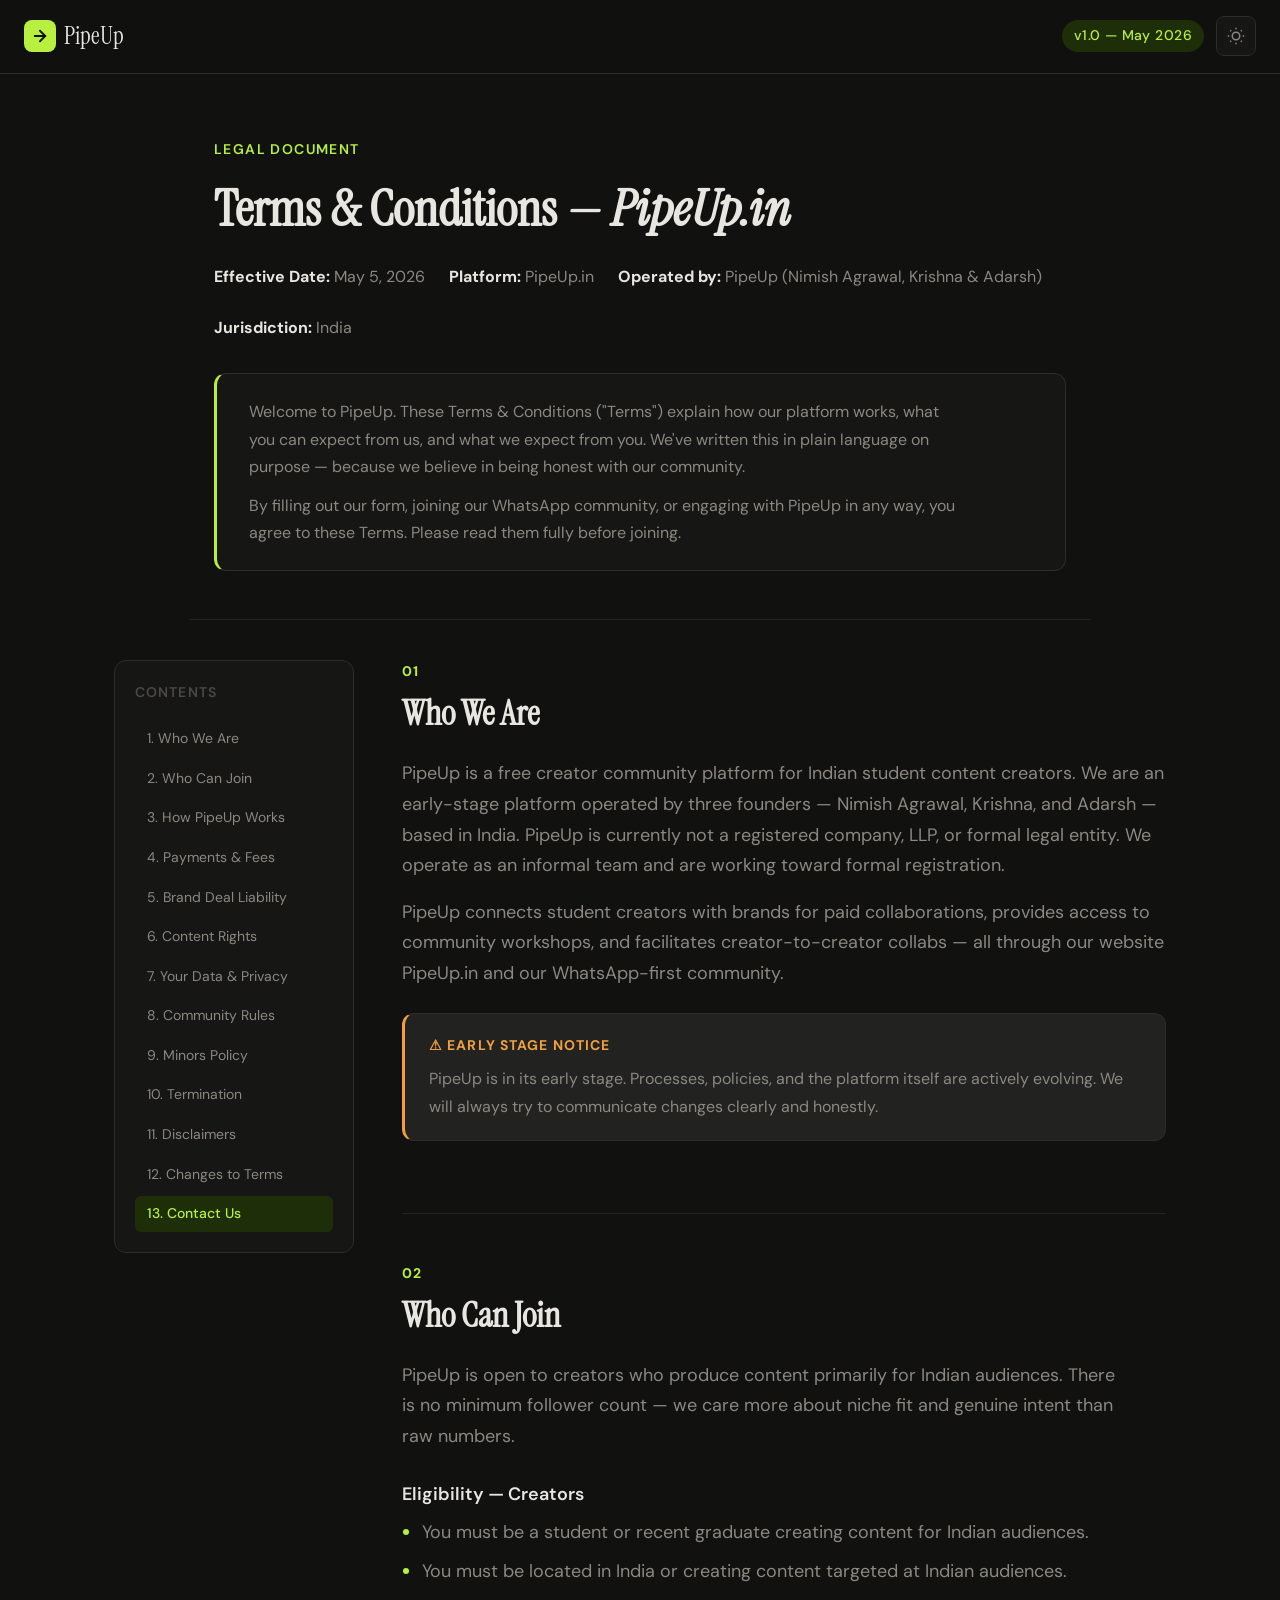
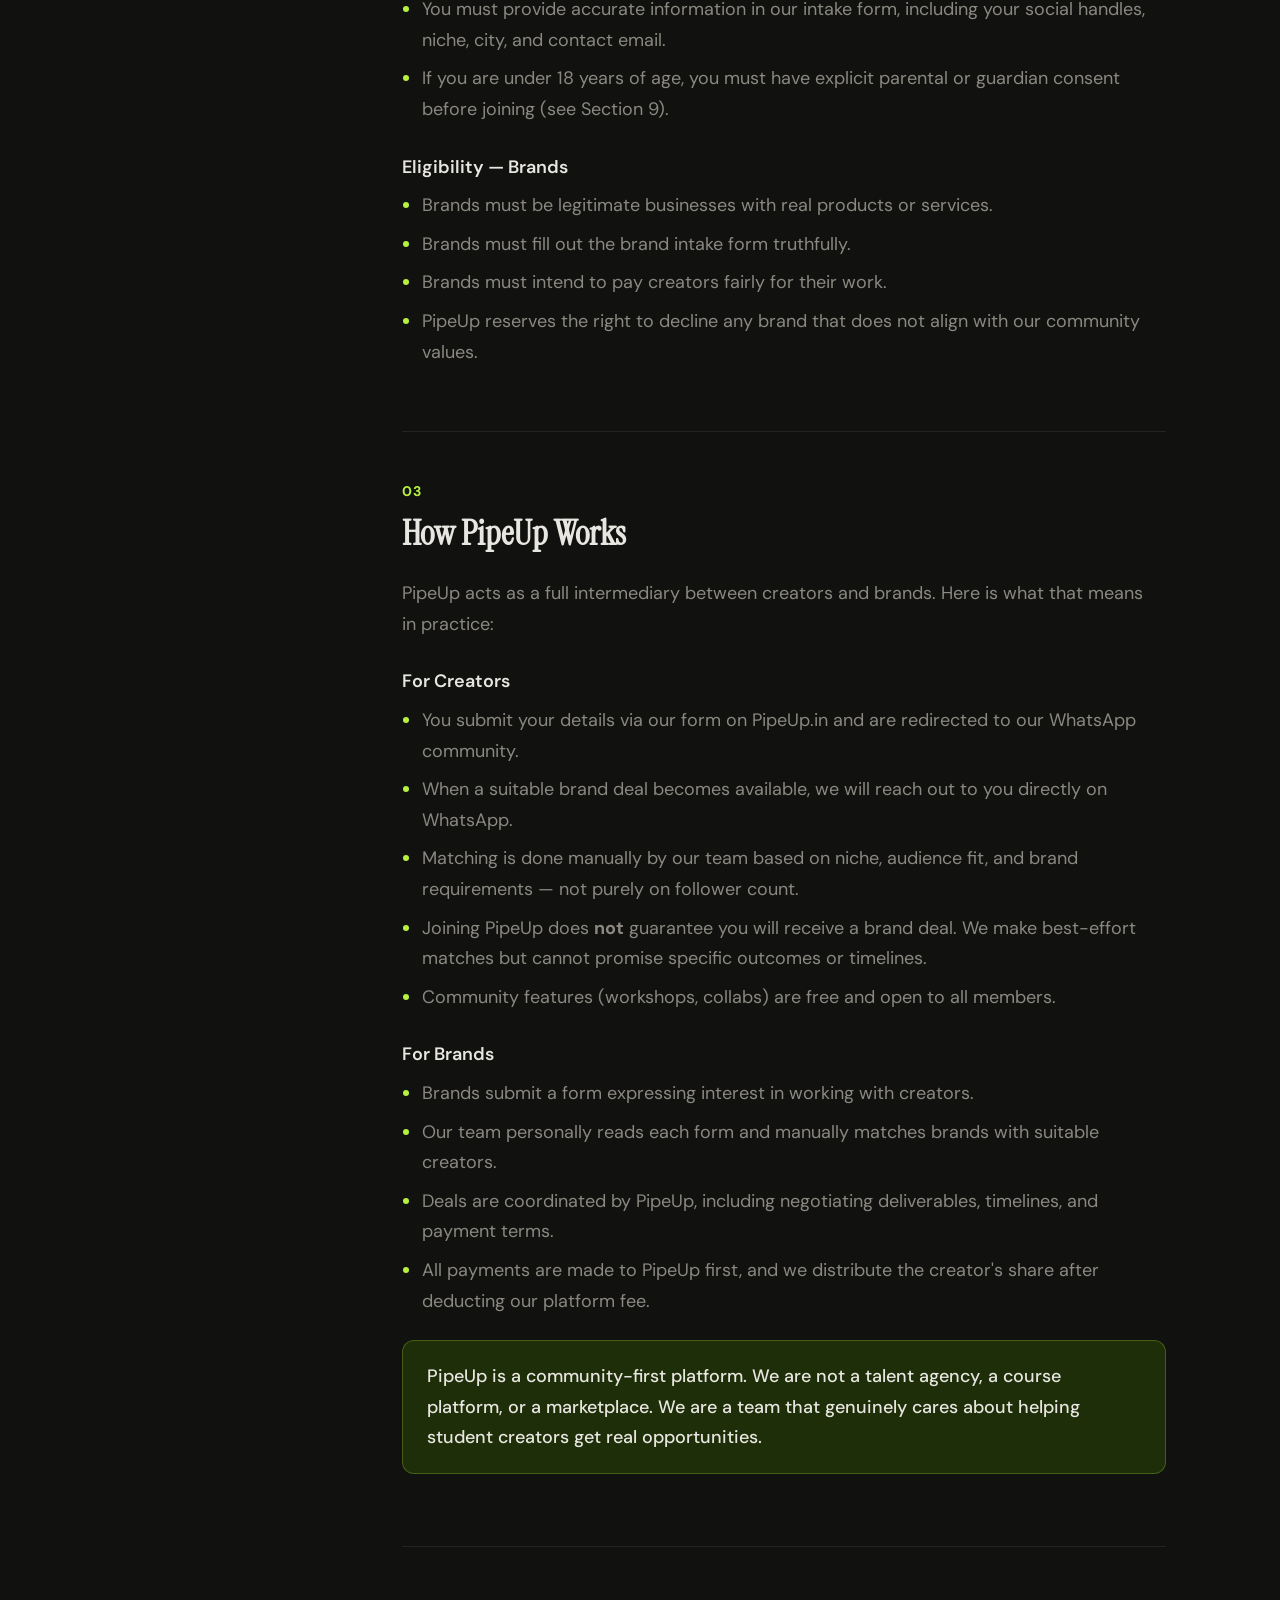
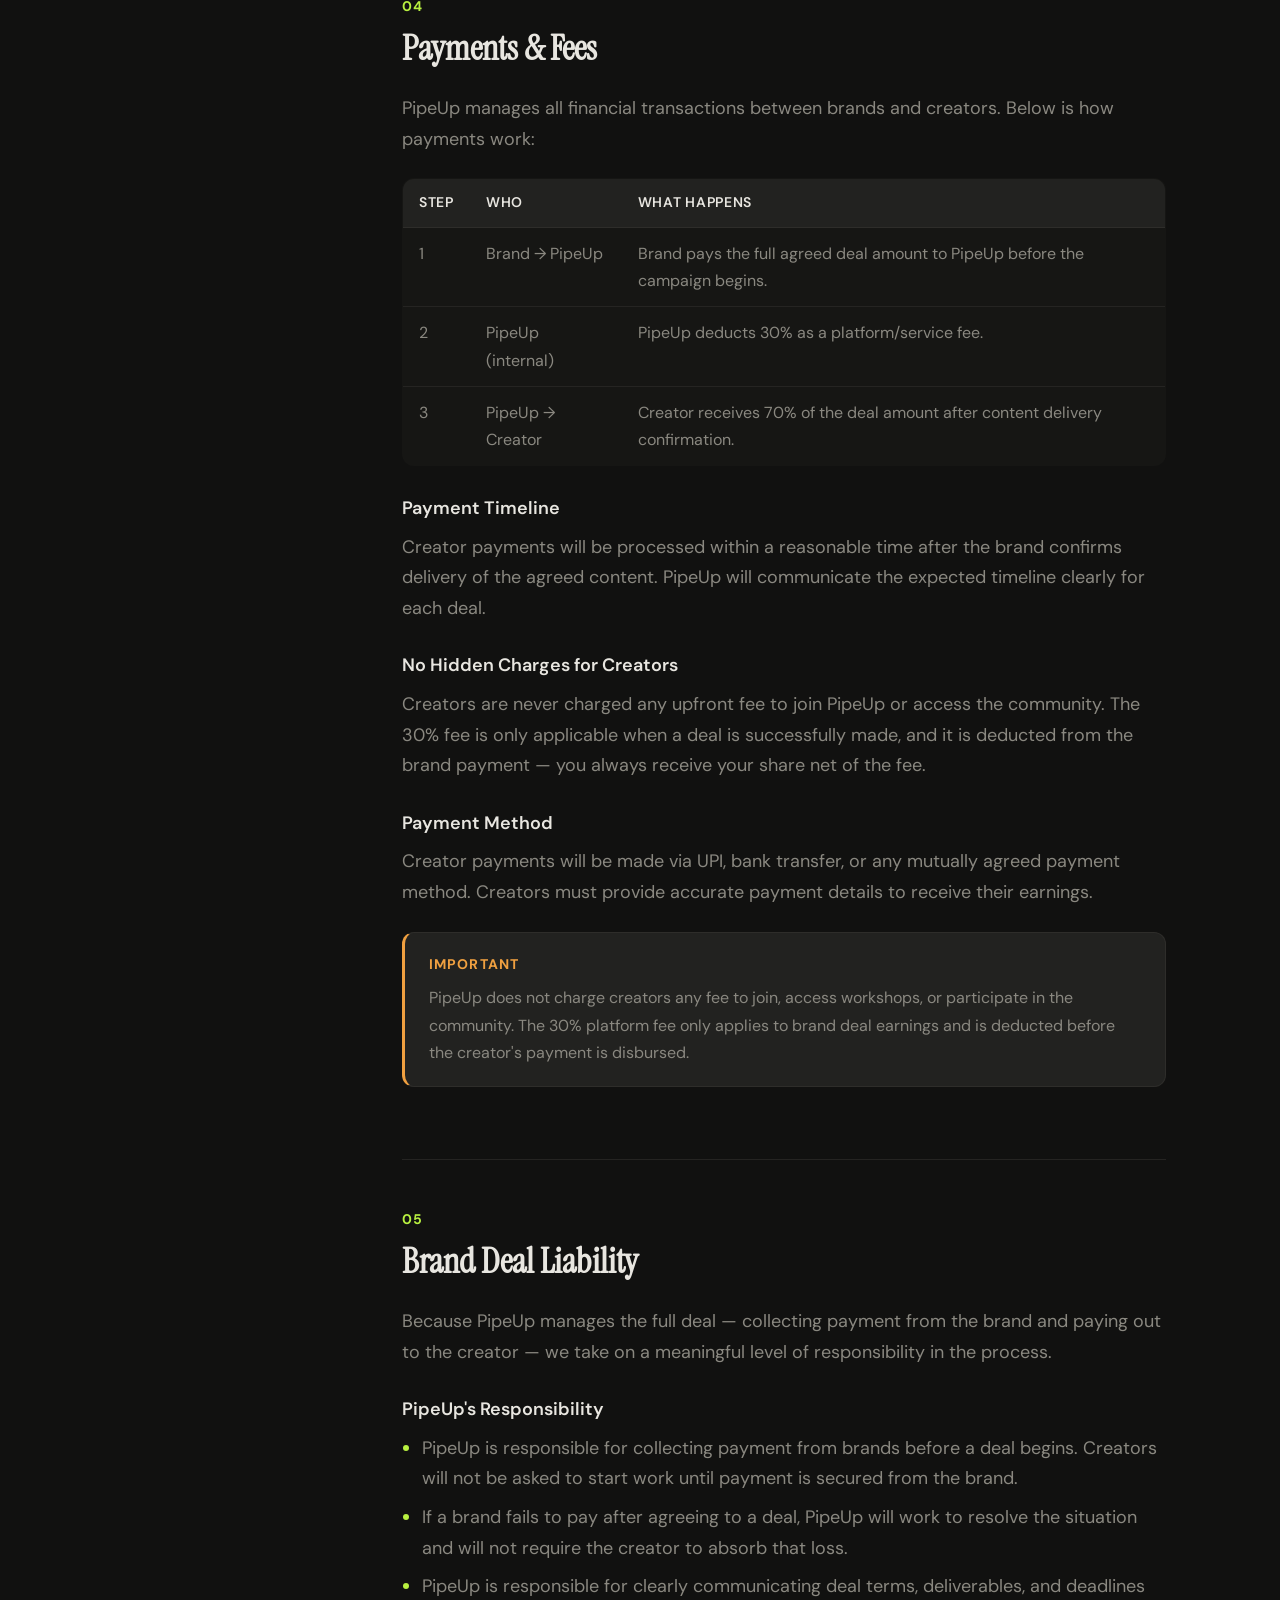
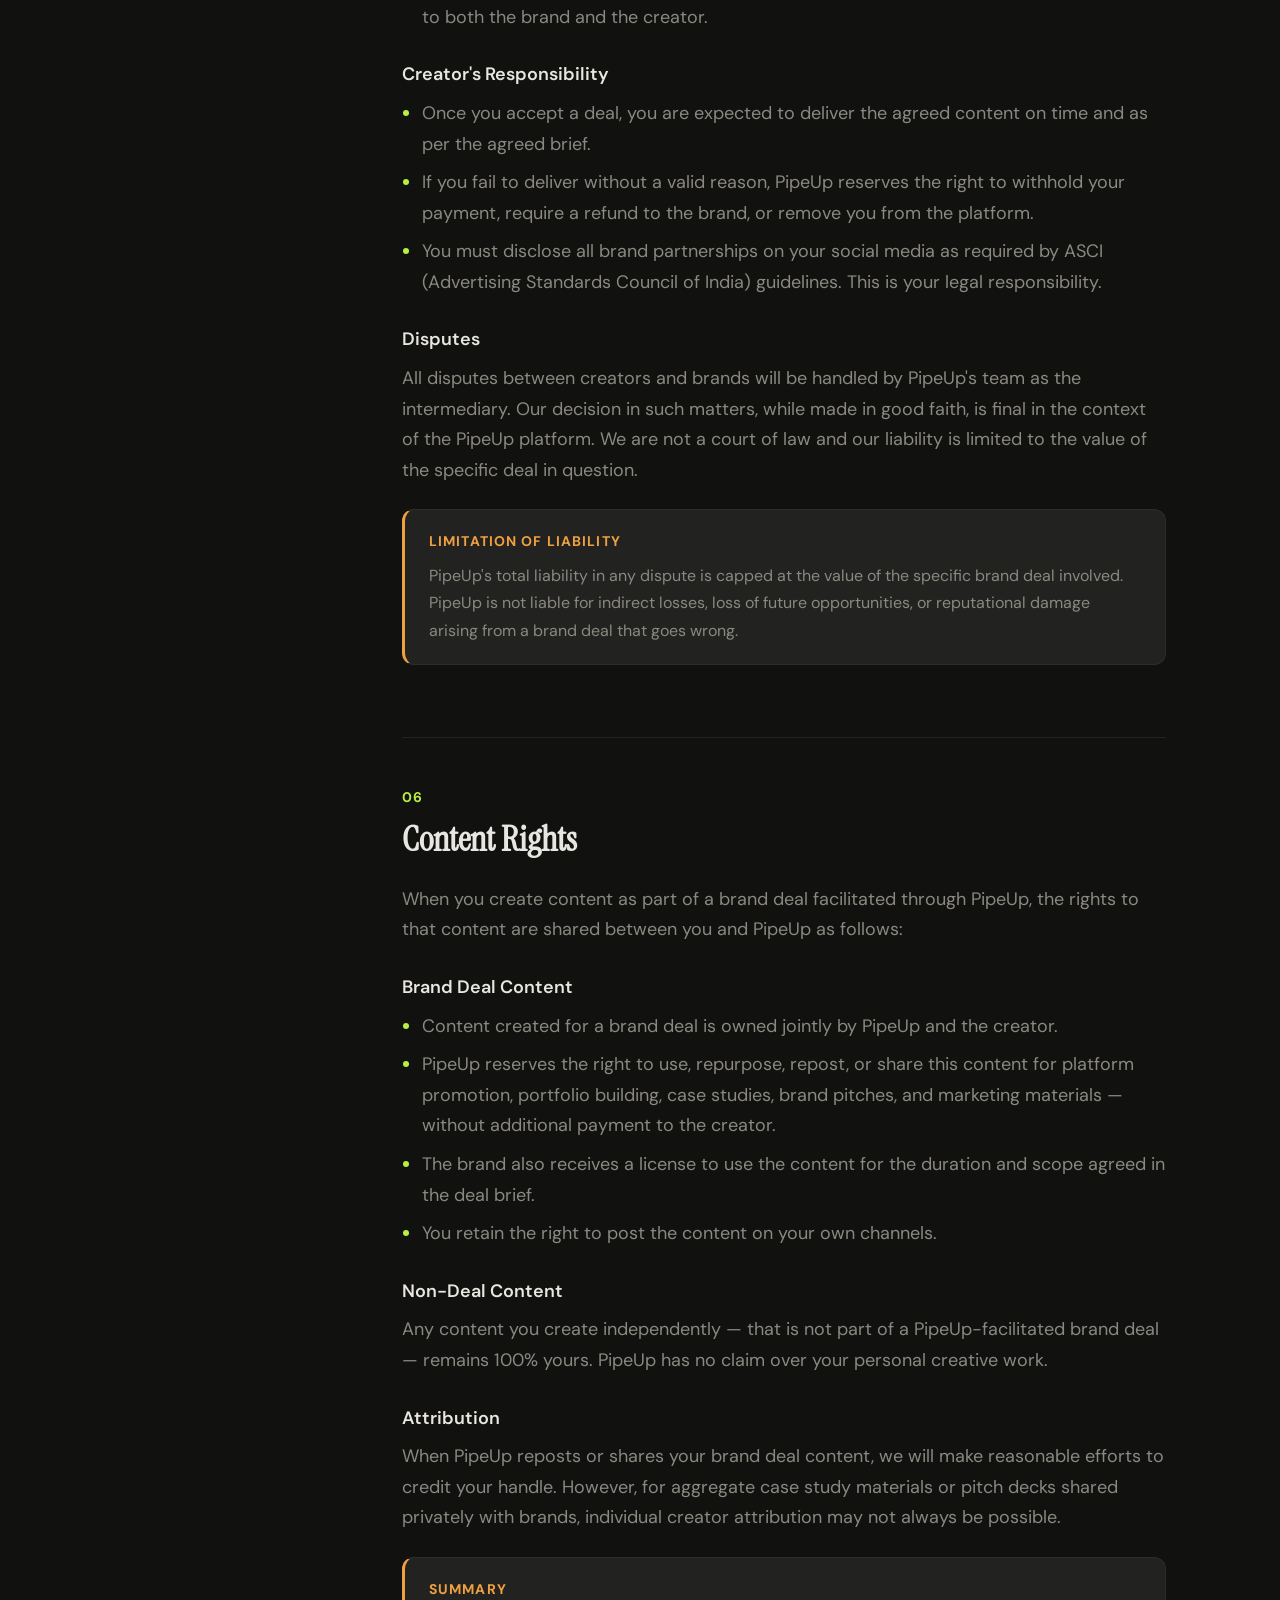
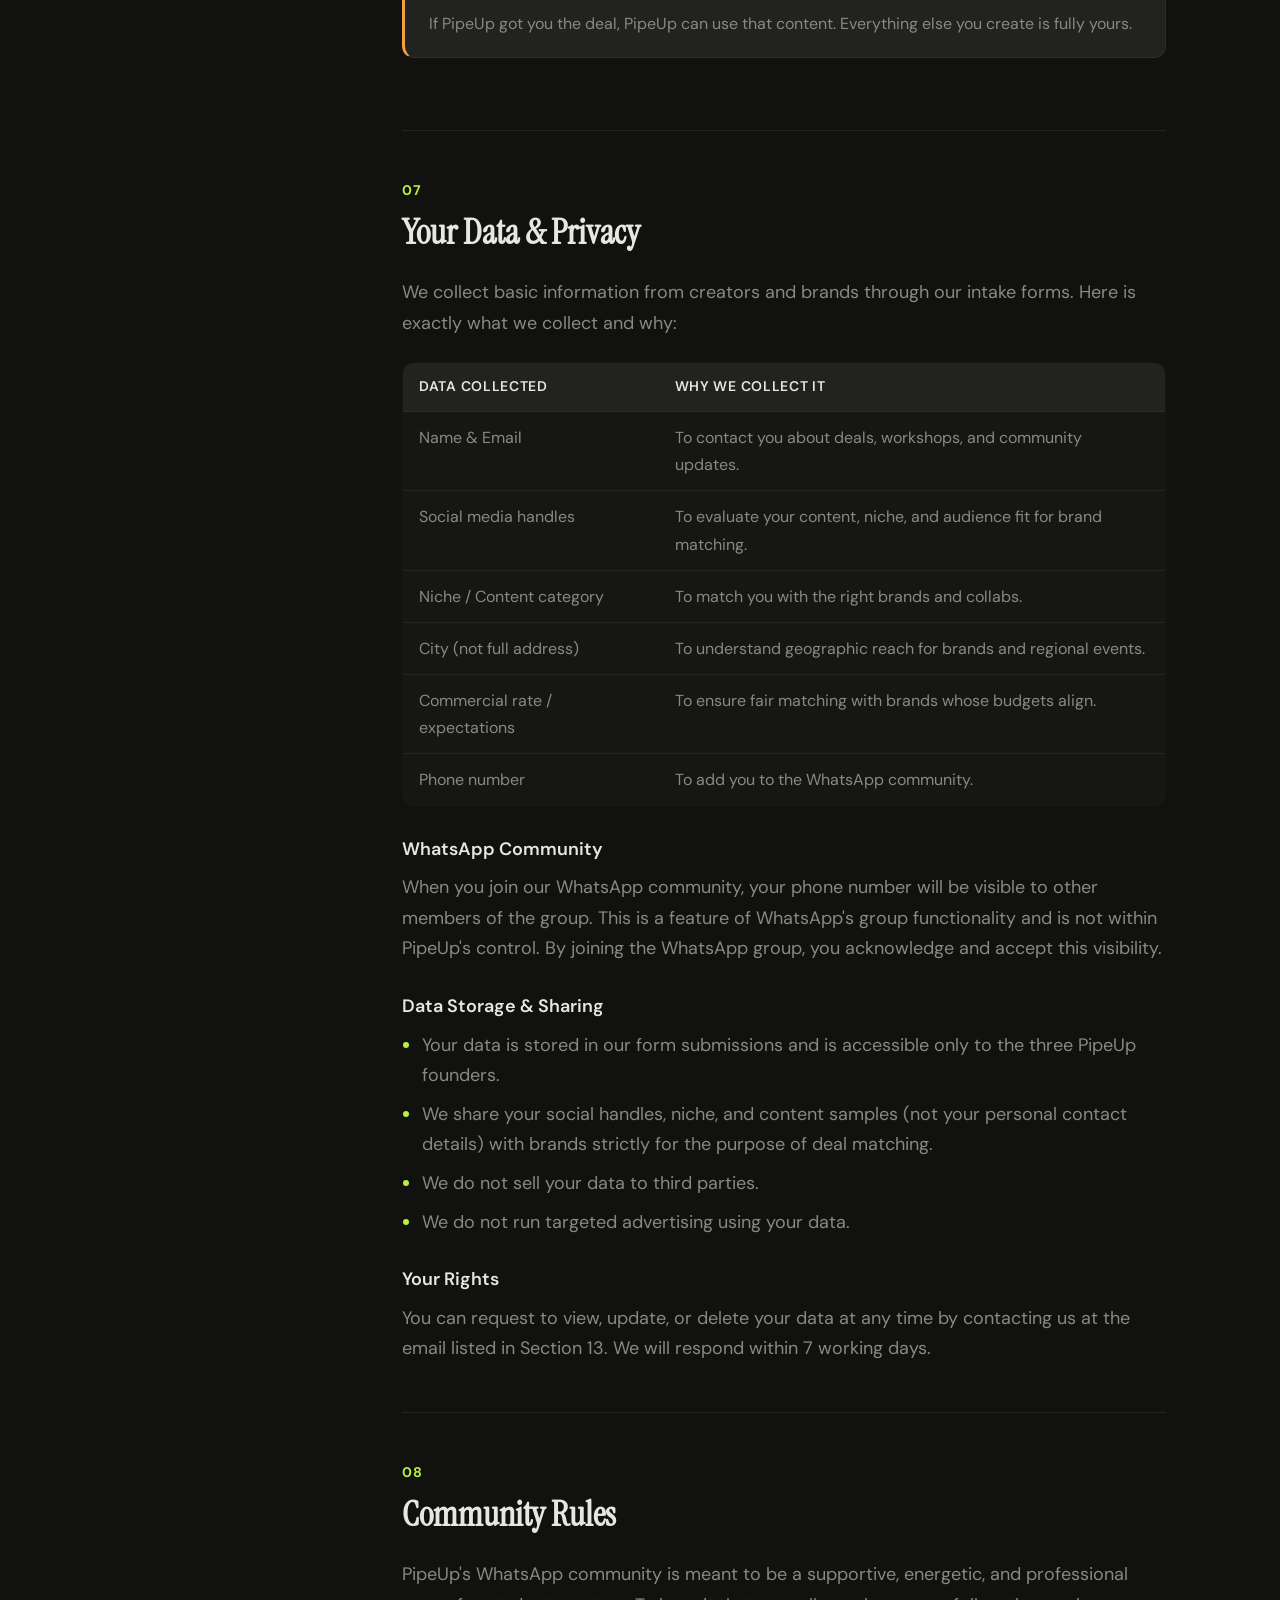
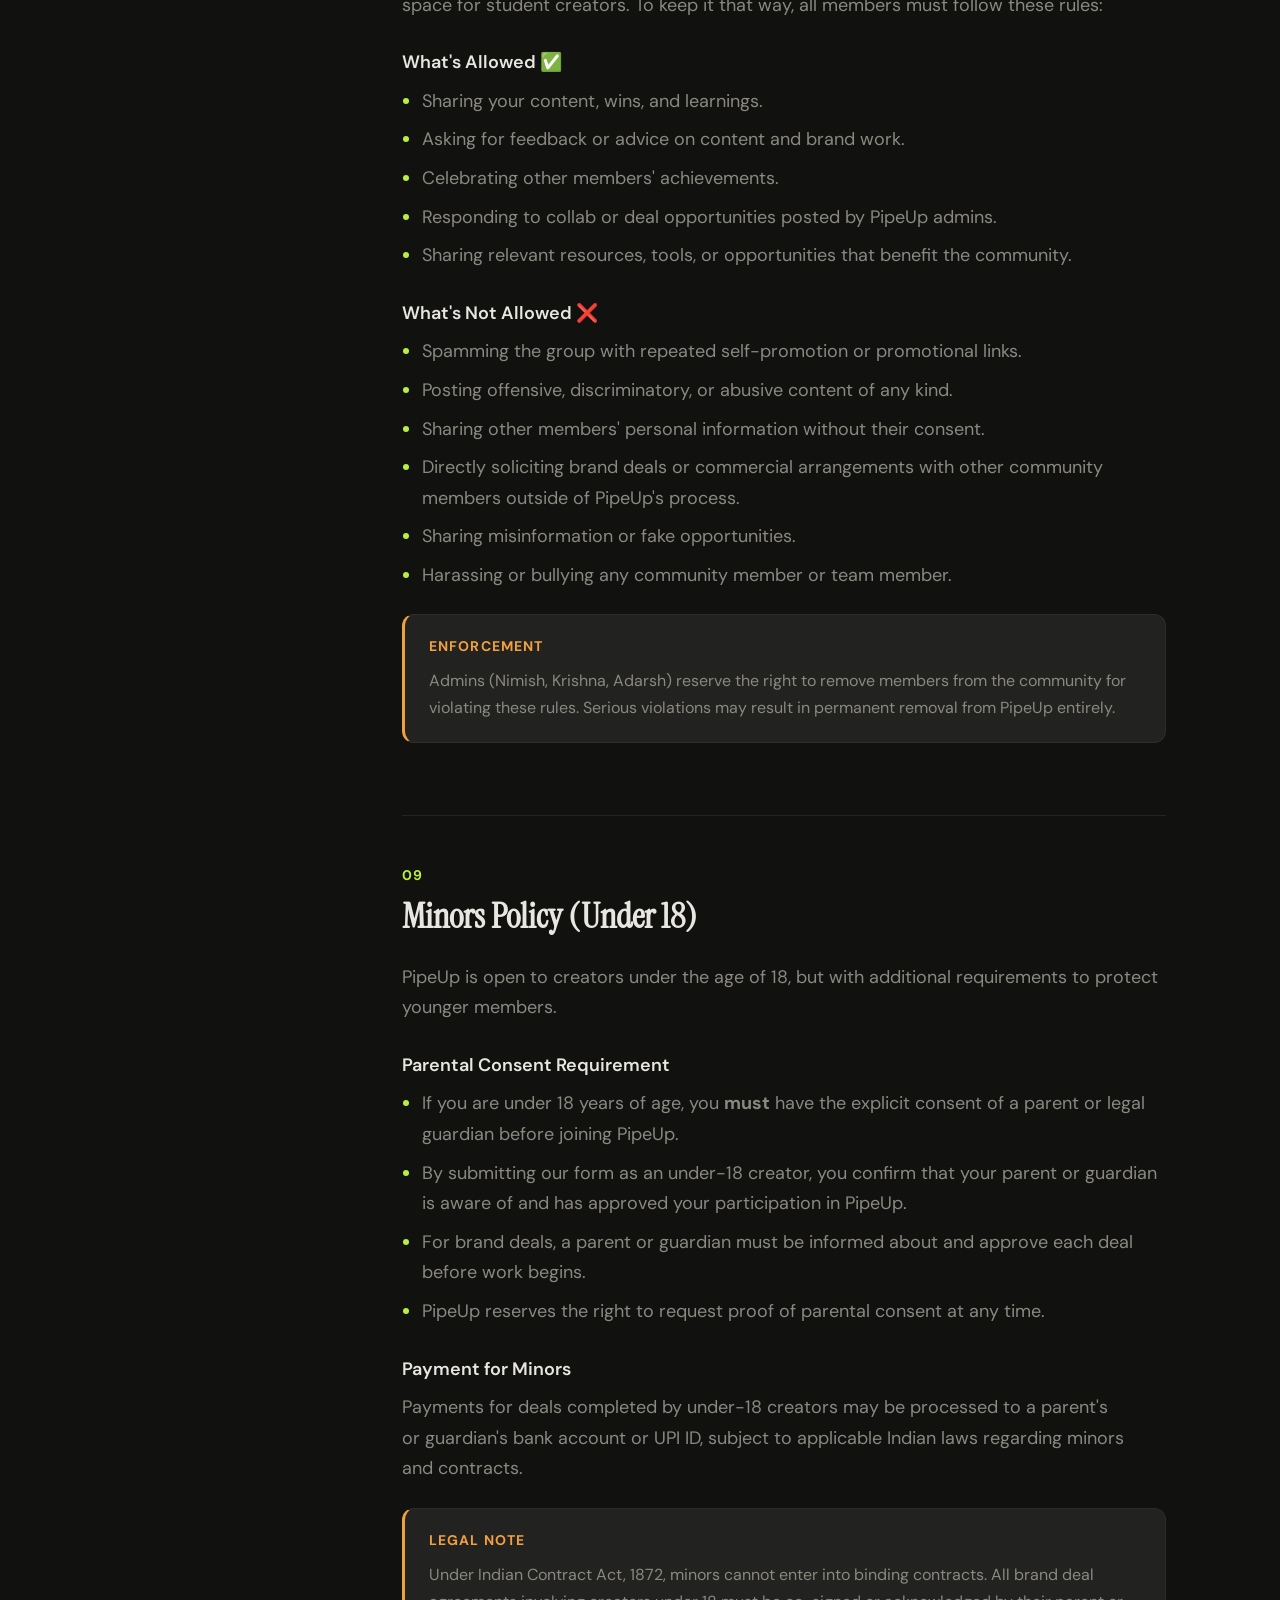
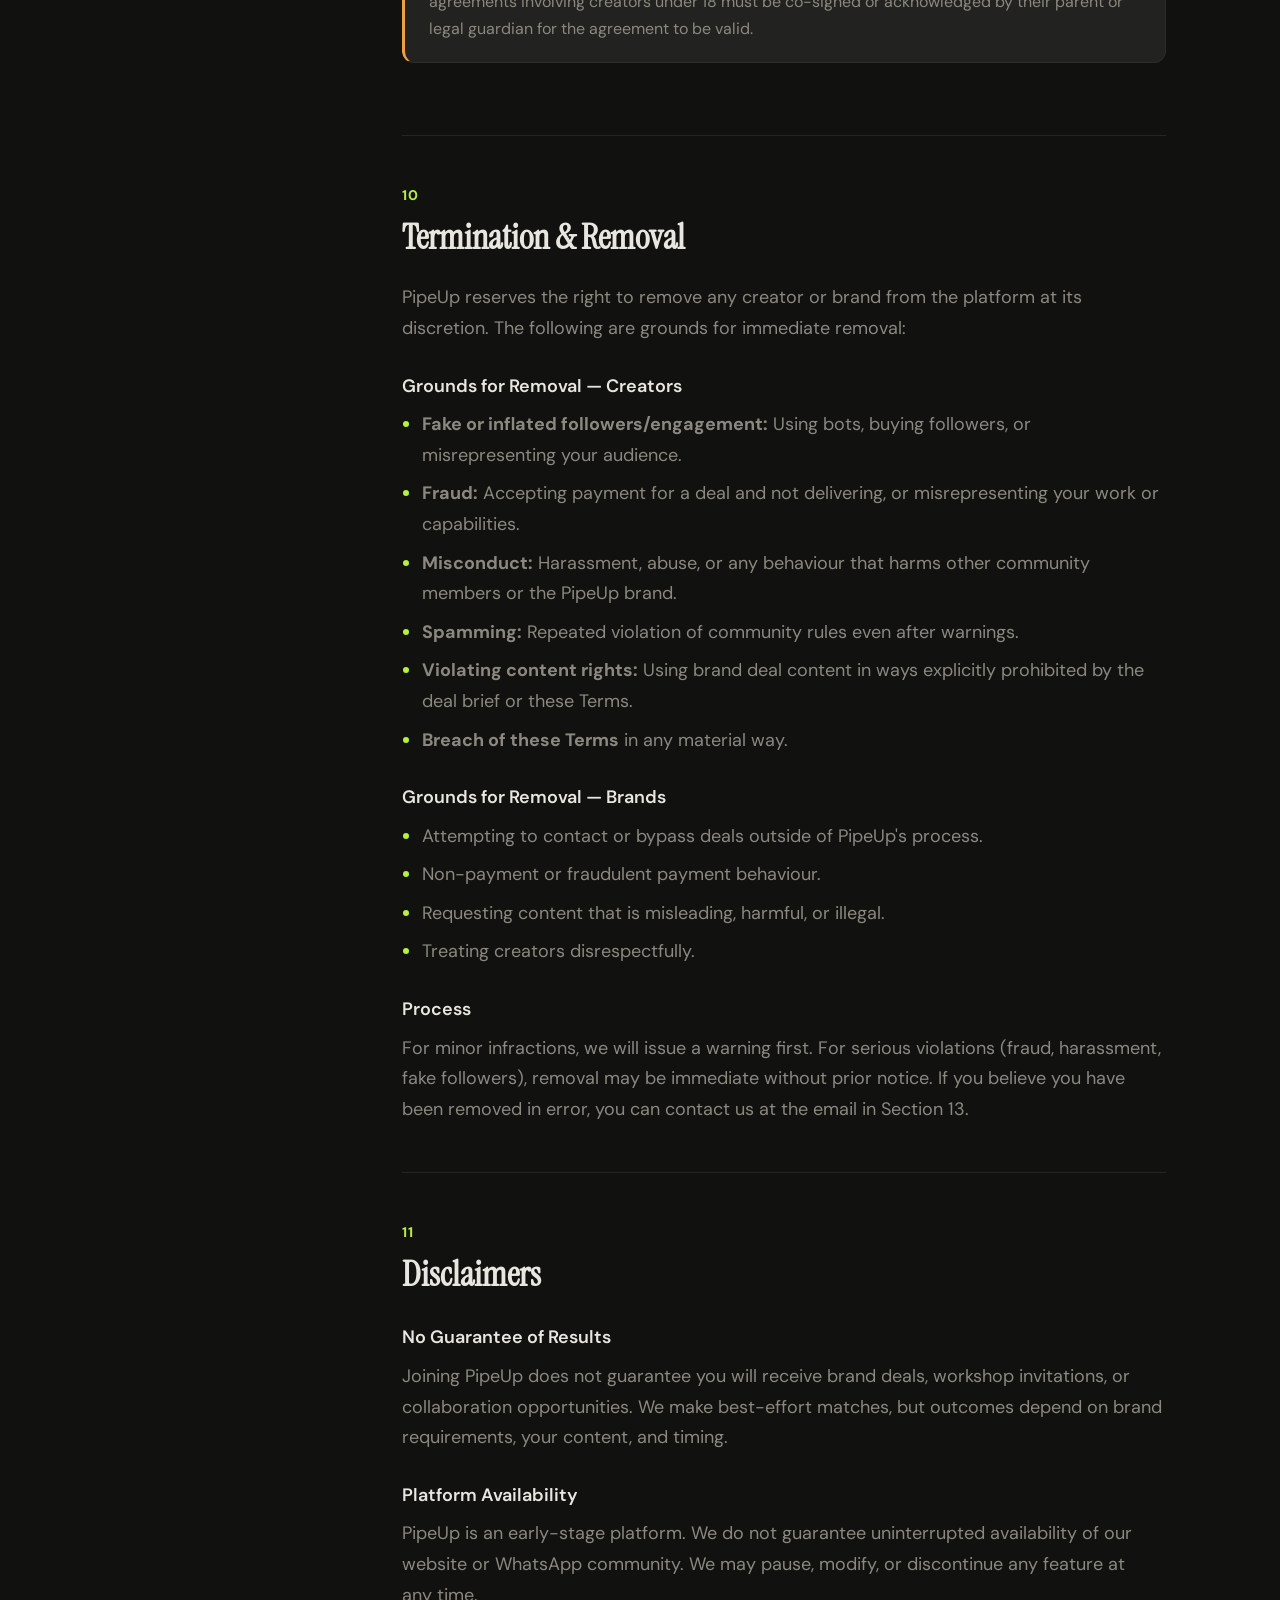
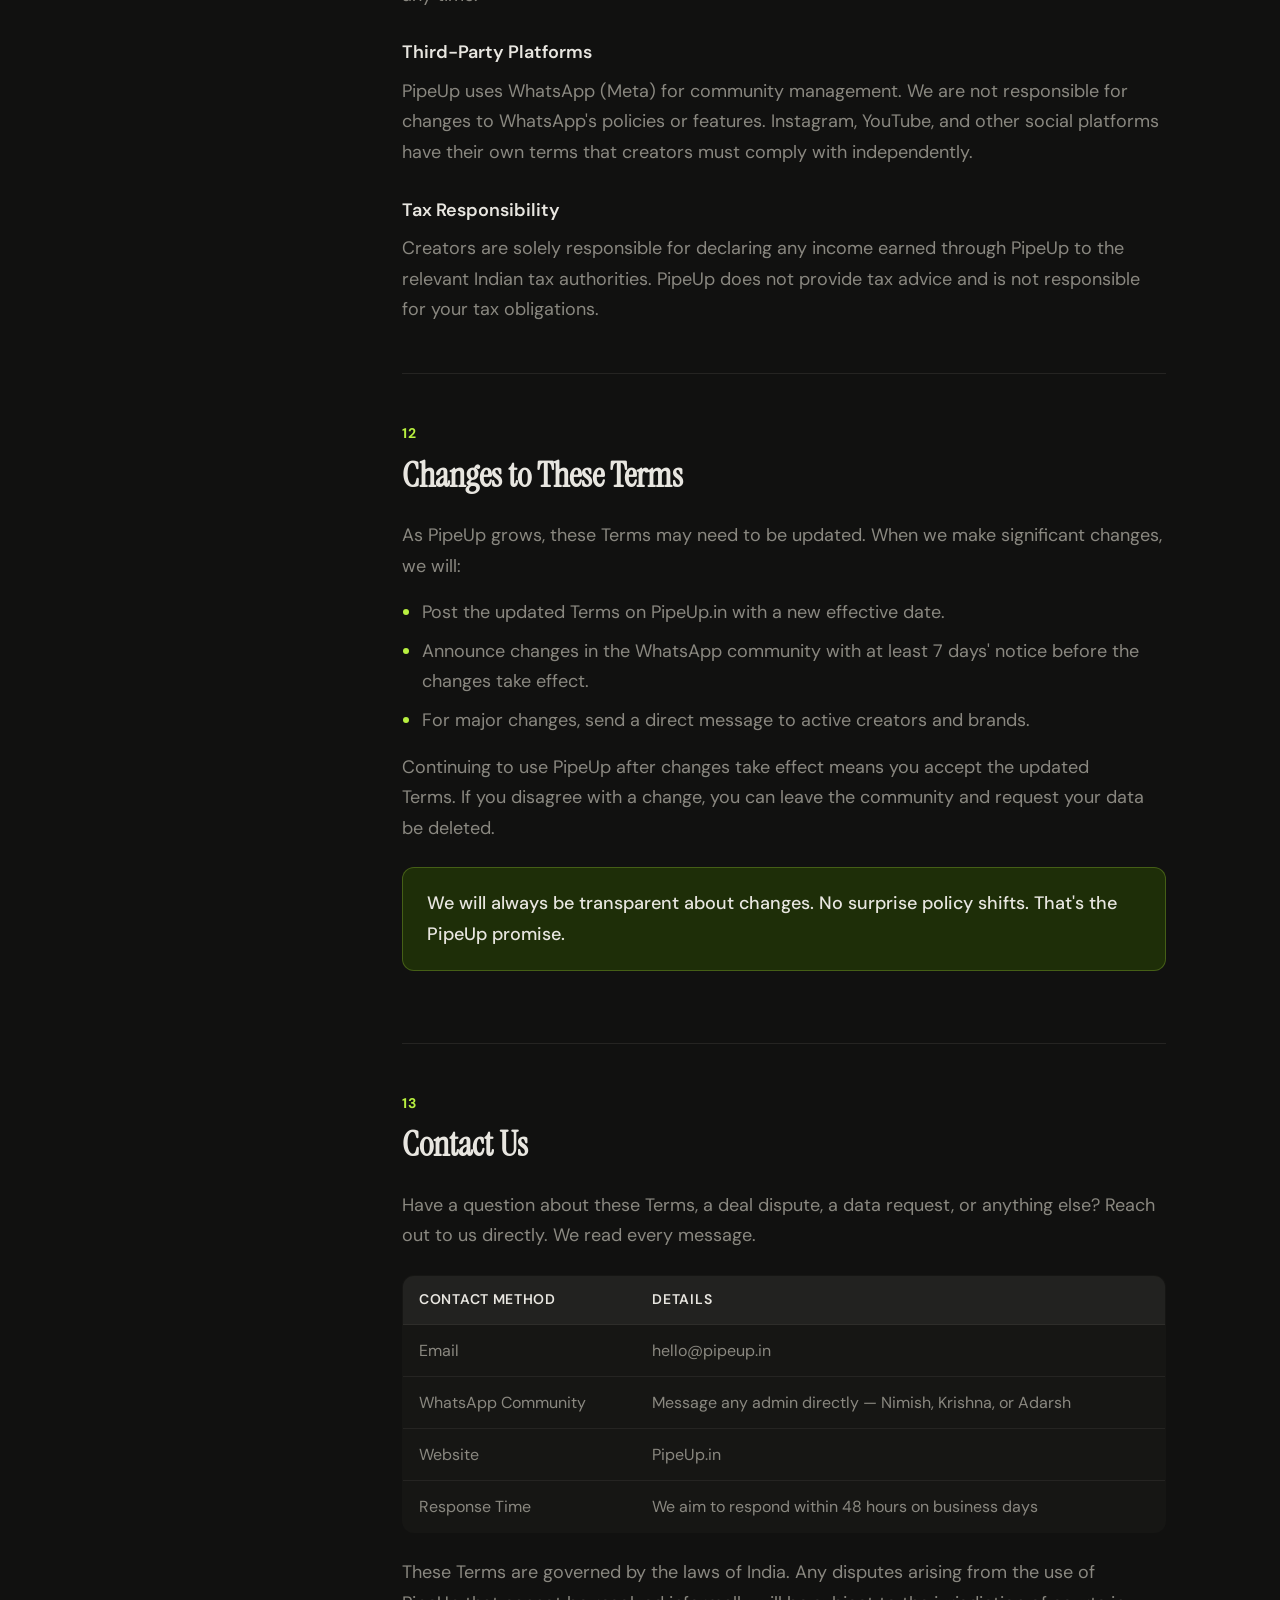
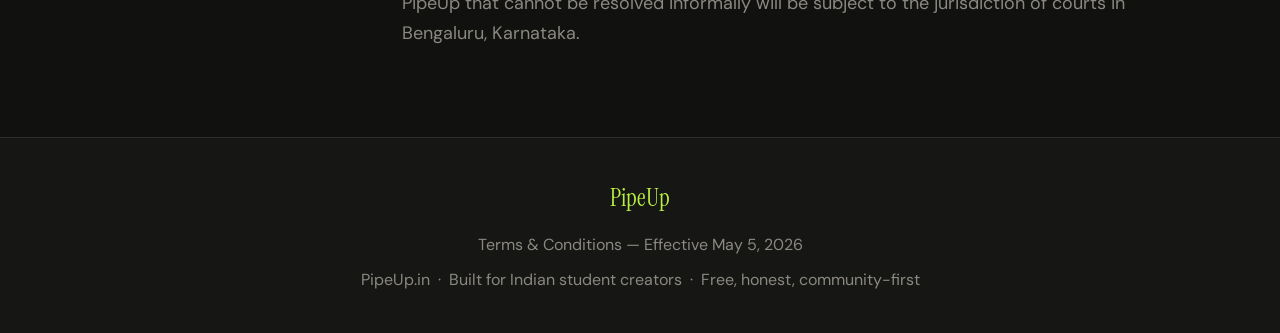
<file: termsandconditions.html>
<!DOCTYPE html>
<html lang="en" data-theme="dark">
<head>
  <!-- Google tag (gtag.js) -->
<script async src="https://www.googletagmanager.com/gtag/js?id=G-GR9TP3XJNR"></script>
<script>
  window.dataLayer = window.dataLayer || [];
  function gtag(){dataLayer.push(arguments);}
  gtag('js', new Date());

  gtag('config', 'G-GR9TP3XJNR');
</script>
<meta charset="UTF-8">
<meta name="viewport" content="width=device-width, initial-scale=1.0">
<title>PipeUp — Terms & Conditions</title>
<link rel="preconnect" href="https://fonts.googleapis.com">
<link rel="preconnect" href="https://fonts.gstatic.com" crossorigin>
<link href="https://fonts.googleapis.com/css2?family=Instrument+Serif:ital@0;1&family=DM+Sans:wght@300..700&display=swap" rel="stylesheet">
<style>
:root {
  --text-xs: clamp(0.75rem, 0.7rem + 0.25vw, 0.875rem);
  --text-sm: clamp(0.875rem, 0.8rem + 0.35vw, 1rem);
  --text-base: clamp(1rem, 0.95rem + 0.25vw, 1.125rem);
  --text-lg: clamp(1.125rem, 1rem + 0.75vw, 1.5rem);
  --text-xl: clamp(1.5rem, 1.2rem + 1.25vw, 2.25rem);
  --text-2xl: clamp(2rem, 1.2rem + 2.5vw, 3.5rem);
  --space-1: 0.25rem; --space-2: 0.5rem; --space-3: 0.75rem;
  --space-4: 1rem; --space-5: 1.25rem; --space-6: 1.5rem;
  --space-8: 2rem; --space-10: 2.5rem; --space-12: 3rem;
  --space-16: 4rem; --space-20: 5rem;
  --radius-sm: 0.375rem; --radius-md: 0.5rem;
  --radius-lg: 0.75rem; --radius-xl: 1rem;
  --font-display: 'Instrument Serif', Georgia, serif;
  --font-body: 'DM Sans', 'Helvetica Neue', sans-serif;
  --transition-interactive: 180ms cubic-bezier(0.16, 1, 0.3, 1);
}

:root, [data-theme="light"] {
  --color-bg: #f7f6f2;
  --color-surface: #f9f8f5;
  --color-surface-2: #fbfbf9;
  --color-surface-offset: #edeae5;
  --color-border: #d4d1ca;
  --color-divider: #dcd9d5;
  --color-text: #28251d;
  --color-text-muted: #7a7974;
  --color-text-faint: #bab9b4;
  --color-primary: #7ec800;
  --color-primary-hover: #6aaa00;
  --color-primary-highlight: #e8f5cc;
  --color-accent-dark: #1a1a1a;
  --shadow-sm: 0 1px 2px oklch(0.2 0.01 80 / 0.06);
  --shadow-md: 0 4px 12px oklch(0.2 0.01 80 / 0.08);
}

[data-theme="dark"] {
  --color-bg: #111110;
  --color-surface: #161614;
  --color-surface-2: #1c1b18;
  --color-surface-offset: #222220;
  --color-border: #2e2d2a;
  --color-divider: #252422;
  --color-text: #e8e6e0;
  --color-text-muted: #8a8880;
  --color-text-faint: #4a4946;
  --color-primary: #b8f040;
  --color-primary-hover: #caf560;
  --color-primary-highlight: #1e2e08;
  --color-accent-dark: #b8f040;
  --shadow-sm: 0 1px 2px oklch(0 0 0 / 0.3);
  --shadow-md: 0 4px 12px oklch(0 0 0 / 0.4);
}

*, *::before, *::after { box-sizing: border-box; margin: 0; padding: 0; }
html { scroll-behavior: smooth; -webkit-font-smoothing: antialiased; scroll-padding-top: 5rem; }
body {
  min-height: 100dvh;
  font-family: var(--font-body);
  font-size: var(--text-base);
  color: var(--color-text);
  background: var(--color-bg);
  line-height: 1.7;
  transition: background var(--transition-interactive), color var(--transition-interactive);
}
img { display: block; max-width: 100%; }
p { max-width: 72ch; text-wrap: pretty; }
h1,h2,h3,h4 { text-wrap: balance; line-height: 1.2; }
a { color: var(--color-primary); text-decoration: none; transition: color var(--transition-interactive); }
a:hover { color: var(--color-primary-hover); text-decoration: underline; }
button { cursor: pointer; border: none; background: none; font: inherit; color: inherit; transition: all var(--transition-interactive); }

/* NAV */
.nav {
  position: sticky; top: 0; z-index: 100;
  background: oklch(from var(--color-bg) l c h / 0.92);
  backdrop-filter: blur(12px);
  border-bottom: 1px solid var(--color-border);
  padding: var(--space-4) var(--space-6);
  display: flex; align-items: center; justify-content: space-between;
  gap: var(--space-4);
}
.nav-logo {
  display: flex; align-items: center; gap: var(--space-2);
  font-family: var(--font-display); font-size: var(--text-lg);
  color: var(--color-text); text-decoration: none;
}
.logo-mark {
  width: 32px; height: 32px;
  background: var(--color-primary);
  border-radius: var(--radius-md);
  display: flex; align-items: center; justify-content: center;
}
.logo-mark svg { color: #111; }
.nav-actions { display: flex; align-items: center; gap: var(--space-3); }
.theme-toggle {
  width: 40px; height: 40px;
  border-radius: var(--radius-md);
  display: flex; align-items: center; justify-content: center;
  background: var(--color-surface);
  border: 1px solid var(--color-border);
  color: var(--color-text-muted);
}
.theme-toggle:hover { background: var(--color-surface-offset); color: var(--color-text); }
.badge-version {
  font-size: var(--text-xs); font-weight: 500;
  padding: var(--space-1) var(--space-3);
  background: var(--color-primary-highlight);
  color: var(--color-primary);
  border-radius: var(--radius-full 9999px);
  border-radius: 9999px;
  letter-spacing: 0.03em;
}

/* HERO */
.hero {
  padding: var(--space-16) var(--space-6) var(--space-12);
  max-width: 900px; margin-inline: auto;
  border-bottom: 1px solid var(--color-divider);
}
.hero-eyebrow {
  font-size: var(--text-xs); font-weight: 600; letter-spacing: 0.1em;
  text-transform: uppercase; color: var(--color-primary);
  margin-bottom: var(--space-4);
}
.hero h1 {
  font-family: var(--font-display);
  font-size: var(--text-2xl);
  color: var(--color-text);
  margin-bottom: var(--space-6);
  font-style: italic;
}
.hero h1 span { font-style: normal; }
.hero-meta {
  display: flex; gap: var(--space-6); flex-wrap: wrap;
  font-size: var(--text-sm); color: var(--color-text-muted);
  margin-bottom: var(--space-8);
}
.hero-meta strong { color: var(--color-text); }
.intro-box {
  background: var(--color-surface);
  border: 1px solid var(--color-border);
  border-radius: var(--radius-lg);
  padding: var(--space-6) var(--space-8);
  border-left: 3px solid var(--color-primary);
}
.intro-box p { font-size: var(--text-sm); color: var(--color-text-muted); max-width: 65ch; }
.intro-box p + p { margin-top: var(--space-3); }

/* LAYOUT */
.main-layout {
  display: grid;
  grid-template-columns: 240px 1fr;
  max-width: 1100px;
  margin-inline: auto;
  padding: var(--space-10) var(--space-6);
  gap: var(--space-12);
  align-items: start;
}

/* SIDEBAR TOC */
.toc {
  position: sticky; top: 5rem;
  background: var(--color-surface);
  border: 1px solid var(--color-border);
  border-radius: var(--radius-lg);
  padding: var(--space-5);
  font-size: var(--text-sm);
}
.toc-title {
  font-size: var(--text-xs); font-weight: 600; letter-spacing: 0.08em;
  text-transform: uppercase; color: var(--color-text-faint);
  margin-bottom: var(--space-4);
}
.toc ul { list-style: none; display: flex; flex-direction: column; gap: var(--space-1); }
.toc a {
  display: block; padding: var(--space-2) var(--space-3);
  border-radius: var(--radius-sm);
  color: var(--color-text-muted);
  line-height: 1.4;
  font-size: var(--text-xs);
}
.toc a:hover {
  background: var(--color-surface-offset);
  color: var(--color-text);
  text-decoration: none;
}
.toc a.active {
  background: var(--color-primary-highlight);
  color: var(--color-primary);
  font-weight: 500;
}

/* CONTENT */
.content { min-width: 0; }
.section {
  padding-bottom: var(--space-12);
  border-bottom: 1px solid var(--color-divider);
  margin-bottom: var(--space-12);
}
.section:last-child { border-bottom: none; margin-bottom: 0; }
.section-number {
  font-size: var(--text-xs); font-weight: 700; letter-spacing: 0.1em;
  text-transform: uppercase; color: var(--color-primary);
  margin-bottom: var(--space-2);
}
.section h2 {
  font-family: var(--font-display);
  font-size: var(--text-xl);
  color: var(--color-text);
  margin-bottom: var(--space-6);
}
.section h3 {
  font-size: var(--text-base);
  font-weight: 600;
  color: var(--color-text);
  margin: var(--space-8) 0 var(--space-3);
}
.section p { color: var(--color-text-muted); margin-bottom: var(--space-4); }
.section p:last-child { margin-bottom: 0; }
.section ul, .section ol {
  padding-left: var(--space-5);
  display: flex; flex-direction: column; gap: var(--space-2);
  margin-bottom: var(--space-4);
}
.section li { color: var(--color-text-muted); }
.section li::marker { color: var(--color-primary); }

.highlight-box {
  background: var(--color-primary-highlight);
  border: 1px solid oklch(from var(--color-primary) l c h / 0.25);
  border-radius: var(--radius-lg);
  padding: var(--space-5) var(--space-6);
  margin: var(--space-6) 0;
}
.highlight-box p { color: var(--color-text); font-weight: 500; margin: 0; }

.warning-box {
  background: var(--color-surface-offset);
  border: 1px solid var(--color-border);
  border-radius: var(--radius-lg);
  border-left: 3px solid #f0a040;
  padding: var(--space-5) var(--space-6);
  margin: var(--space-6) 0;
}
.warning-box p { color: var(--color-text-muted); margin: 0; font-size: var(--text-sm); }
.warning-box .warning-label {
  font-size: var(--text-xs); font-weight: 700; letter-spacing: 0.08em;
  text-transform: uppercase; color: #f0a040; margin-bottom: var(--space-2);
}

/* TABLE */
.data-table {
  width: 100%; border-collapse: collapse;
  font-size: var(--text-sm); margin: var(--space-6) 0;
  background: var(--color-surface);
  border-radius: var(--radius-lg); overflow: hidden;
  border: 1px solid var(--color-border);
}
.data-table th {
  background: var(--color-surface-offset);
  padding: var(--space-3) var(--space-4);
  text-align: left; font-weight: 600;
  color: var(--color-text); font-size: var(--text-xs);
  text-transform: uppercase; letter-spacing: 0.05em;
  border-bottom: 1px solid var(--color-border);
}
.data-table td {
  padding: var(--space-3) var(--space-4);
  color: var(--color-text-muted);
  border-bottom: 1px solid var(--color-divider);
  vertical-align: top;
}
.data-table tr:last-child td { border-bottom: none; }

/* FOOTER */
.footer {
  background: var(--color-surface);
  border-top: 1px solid var(--color-border);
  padding: var(--space-10) var(--space-6);
  text-align: center;
}
.footer p { color: var(--color-text-muted); font-size: var(--text-sm); max-width: none; }
.footer .footer-brand {
  font-family: var(--font-display); font-size: var(--text-lg);
  color: var(--color-primary); margin-bottom: var(--space-3);
}

/* MOBILE */
@media (max-width: 768px) {
  .main-layout { grid-template-columns: 1fr; }
  .toc { display: none; }
  .hero { padding: var(--space-10) var(--space-4) var(--space-8); }
  .hero-meta { flex-direction: column; gap: var(--space-2); }
  .intro-box { padding: var(--space-4) var(--space-5); }
  .main-layout { padding: var(--space-6) var(--space-4); gap: var(--space-6); }
  .section h2 { font-size: var(--text-lg); }
}

@media (prefers-reduced-motion: reduce) {
  *, *::before, *::after { animation-duration: 0.01ms !important; transition-duration: 0.01ms !important; }
}

:focus-visible { outline: 2px solid var(--color-primary); outline-offset: 3px; border-radius: var(--radius-sm); }
</style>
</head>
<body>

<nav class="nav">
  <a href="#" class="nav-logo">
    <div class="logo-mark">
      <svg width="18" height="18" viewBox="0 0 24 24" fill="none" stroke="currentColor" stroke-width="2.5" stroke-linecap="round">
        <path d="M5 12h14M12 5l7 7-7 7"/>
      </svg>
    </div>
    PipeUp
  </a>
  <div class="nav-actions">
    <span class="badge-version">v1.0 — May 2026</span>
    <button class="theme-toggle" data-theme-toggle aria-label="Toggle theme">
      <svg width="18" height="18" viewBox="0 0 24 24" fill="none" stroke="currentColor" stroke-width="2"><path d="M21 12.79A9 9 0 1 1 11.21 3 7 7 0 0 0 21 12.79z"/></svg>
    </button>
  </div>
</nav>

<div class="hero">
  <div class="hero-eyebrow">Legal Document</div>
  <h1><span>Terms &amp; Conditions</span> — PipeUp.in</h1>
  <div class="hero-meta">
    <span><strong>Effective Date:</strong> May 5, 2026</span>
    <span><strong>Platform:</strong> PipeUp.in</span>
    <span><strong>Operated by:</strong> PipeUp (Nimish Agrawal, Krishna &amp; Adarsh)</span>
    <span><strong>Jurisdiction:</strong> India</span>
  </div>
  <div class="intro-box">
    <p>Welcome to PipeUp. These Terms &amp; Conditions ("Terms") explain how our platform works, what you can expect from us, and what we expect from you. We've written this in plain language on purpose — because we believe in being honest with our community.</p>
    <p>By filling out our form, joining our WhatsApp community, or engaging with PipeUp in any way, you agree to these Terms. Please read them fully before joining.</p>
  </div>
</div>

<div class="main-layout">
  <aside class="toc">
    <div class="toc-title">Contents</div>
    <ul>
      <li><a href="#s1">1. Who We Are</a></li>
      <li><a href="#s2">2. Who Can Join</a></li>
      <li><a href="#s3">3. How PipeUp Works</a></li>
      <li><a href="#s4">4. Payments &amp; Fees</a></li>
      <li><a href="#s5">5. Brand Deal Liability</a></li>
      <li><a href="#s6">6. Content Rights</a></li>
      <li><a href="#s7">7. Your Data &amp; Privacy</a></li>
      <li><a href="#s8">8. Community Rules</a></li>
      <li><a href="#s9">9. Minors Policy</a></li>
      <li><a href="#s10">10. Termination</a></li>
      <li><a href="#s11">11. Disclaimers</a></li>
      <li><a href="#s12">12. Changes to Terms</a></li>
      <li><a href="#s13">13. Contact Us</a></li>
    </ul>
  </aside>

  <main class="content">

    <!-- SECTION 1 -->
    <div class="section" id="s1">
      <div class="section-number">01</div>
      <h2>Who We Are</h2>
      <p>PipeUp is a free creator community platform for Indian student content creators. We are an early-stage platform operated by three founders — Nimish Agrawal, Krishna, and Adarsh — based in India. PipeUp is currently not a registered company, LLP, or formal legal entity. We operate as an informal team and are working toward formal registration.</p>
      <p>PipeUp connects student creators with brands for paid collaborations, provides access to community workshops, and facilitates creator-to-creator collabs — all through our website PipeUp.in and our WhatsApp-first community.</p>
      <div class="warning-box">
        <div class="warning-label">⚠ Early Stage Notice</div>
        <p>PipeUp is in its early stage. Processes, policies, and the platform itself are actively evolving. We will always try to communicate changes clearly and honestly.</p>
      </div>
    </div>

    <!-- SECTION 2 -->
    <div class="section" id="s2">
      <div class="section-number">02</div>
      <h2>Who Can Join</h2>
      <p>PipeUp is open to creators who produce content primarily for Indian audiences. There is no minimum follower count — we care more about niche fit and genuine intent than raw numbers.</p>
      <h3>Eligibility — Creators</h3>
      <ul>
        <li>You must be a student or recent graduate creating content for Indian audiences.</li>
        <li>You must be located in India or creating content targeted at Indian audiences.</li>
        <li>You must provide accurate information in our intake form, including your social handles, niche, city, and contact email.</li>
        <li>If you are under 18 years of age, you must have explicit parental or guardian consent before joining (see Section 9).</li>
      </ul>
      <h3>Eligibility — Brands</h3>
      <ul>
        <li>Brands must be legitimate businesses with real products or services.</li>
        <li>Brands must fill out the brand intake form truthfully.</li>
        <li>Brands must intend to pay creators fairly for their work.</li>
        <li>PipeUp reserves the right to decline any brand that does not align with our community values.</li>
      </ul>
    </div>

    <!-- SECTION 3 -->
    <div class="section" id="s3">
      <div class="section-number">03</div>
      <h2>How PipeUp Works</h2>
      <p>PipeUp acts as a full intermediary between creators and brands. Here is what that means in practice:</p>
      <h3>For Creators</h3>
      <ul>
        <li>You submit your details via our form on PipeUp.in and are redirected to our WhatsApp community.</li>
        <li>When a suitable brand deal becomes available, we will reach out to you directly on WhatsApp.</li>
        <li>Matching is done manually by our team based on niche, audience fit, and brand requirements — not purely on follower count.</li>
        <li>Joining PipeUp does <strong>not</strong> guarantee you will receive a brand deal. We make best-effort matches but cannot promise specific outcomes or timelines.</li>
        <li>Community features (workshops, collabs) are free and open to all members.</li>
      </ul>
      <h3>For Brands</h3>
      <ul>
        <li>Brands submit a form expressing interest in working with creators.</li>
        <li>Our team personally reads each form and manually matches brands with suitable creators.</li>
        <li>Deals are coordinated by PipeUp, including negotiating deliverables, timelines, and payment terms.</li>
        <li>All payments are made to PipeUp first, and we distribute the creator's share after deducting our platform fee.</li>
      </ul>
      <div class="highlight-box">
        <p>PipeUp is a community-first platform. We are not a talent agency, a course platform, or a marketplace. We are a team that genuinely cares about helping student creators get real opportunities.</p>
      </div>
    </div>

    <!-- SECTION 4 -->
    <div class="section" id="s4">
      <div class="section-number">04</div>
      <h2>Payments &amp; Fees</h2>
      <p>PipeUp manages all financial transactions between brands and creators. Below is how payments work:</p>

      <table class="data-table">
        <thead>
          <tr>
            <th>Step</th>
            <th>Who</th>
            <th>What Happens</th>
          </tr>
        </thead>
        <tbody>
          <tr>
            <td>1</td>
            <td>Brand → PipeUp</td>
            <td>Brand pays the full agreed deal amount to PipeUp before the campaign begins.</td>
          </tr>
          <tr>
            <td>2</td>
            <td>PipeUp (internal)</td>
            <td>PipeUp deducts 30% as a platform/service fee.</td>
          </tr>
          <tr>
            <td>3</td>
            <td>PipeUp → Creator</td>
            <td>Creator receives 70% of the deal amount after content delivery confirmation.</td>
          </tr>
        </tbody>
      </table>

      <h3>Payment Timeline</h3>
      <p>Creator payments will be processed within a reasonable time after the brand confirms delivery of the agreed content. PipeUp will communicate the expected timeline clearly for each deal.</p>
      <h3>No Hidden Charges for Creators</h3>
      <p>Creators are never charged any upfront fee to join PipeUp or access the community. The 30% fee is only applicable when a deal is successfully made, and it is deducted from the brand payment — you always receive your share net of the fee.</p>
      <h3>Payment Method</h3>
      <p>Creator payments will be made via UPI, bank transfer, or any mutually agreed payment method. Creators must provide accurate payment details to receive their earnings.</p>
      <div class="warning-box">
        <div class="warning-label">Important</div>
        <p>PipeUp does not charge creators any fee to join, access workshops, or participate in the community. The 30% platform fee only applies to brand deal earnings and is deducted before the creator's payment is disbursed.</p>
      </div>
    </div>

    <!-- SECTION 5 -->
    <div class="section" id="s5">
      <div class="section-number">05</div>
      <h2>Brand Deal Liability</h2>
      <p>Because PipeUp manages the full deal — collecting payment from the brand and paying out to the creator — we take on a meaningful level of responsibility in the process.</p>
      <h3>PipeUp's Responsibility</h3>
      <ul>
        <li>PipeUp is responsible for collecting payment from brands before a deal begins. Creators will not be asked to start work until payment is secured from the brand.</li>
        <li>If a brand fails to pay after agreeing to a deal, PipeUp will work to resolve the situation and will not require the creator to absorb that loss.</li>
        <li>PipeUp is responsible for clearly communicating deal terms, deliverables, and deadlines to both the brand and the creator.</li>
      </ul>
      <h3>Creator's Responsibility</h3>
      <ul>
        <li>Once you accept a deal, you are expected to deliver the agreed content on time and as per the agreed brief.</li>
        <li>If you fail to deliver without a valid reason, PipeUp reserves the right to withhold your payment, require a refund to the brand, or remove you from the platform.</li>
        <li>You must disclose all brand partnerships on your social media as required by ASCI (Advertising Standards Council of India) guidelines. This is your legal responsibility.</li>
      </ul>
      <h3>Disputes</h3>
      <p>All disputes between creators and brands will be handled by PipeUp's team as the intermediary. Our decision in such matters, while made in good faith, is final in the context of the PipeUp platform. We are not a court of law and our liability is limited to the value of the specific deal in question.</p>
      <div class="warning-box">
        <div class="warning-label">Limitation of Liability</div>
        <p>PipeUp's total liability in any dispute is capped at the value of the specific brand deal involved. PipeUp is not liable for indirect losses, loss of future opportunities, or reputational damage arising from a brand deal that goes wrong.</p>
      </div>
    </div>

    <!-- SECTION 6 -->
    <div class="section" id="s6">
      <div class="section-number">06</div>
      <h2>Content Rights</h2>
      <p>When you create content as part of a brand deal facilitated through PipeUp, the rights to that content are shared between you and PipeUp as follows:</p>
      <h3>Brand Deal Content</h3>
      <ul>
        <li>Content created for a brand deal is owned jointly by PipeUp and the creator.</li>
        <li>PipeUp reserves the right to use, repurpose, repost, or share this content for platform promotion, portfolio building, case studies, brand pitches, and marketing materials — without additional payment to the creator.</li>
        <li>The brand also receives a license to use the content for the duration and scope agreed in the deal brief.</li>
        <li>You retain the right to post the content on your own channels.</li>
      </ul>
      <h3>Non-Deal Content</h3>
      <p>Any content you create independently — that is not part of a PipeUp-facilitated brand deal — remains 100% yours. PipeUp has no claim over your personal creative work.</p>
      <h3>Attribution</h3>
      <p>When PipeUp reposts or shares your brand deal content, we will make reasonable efforts to credit your handle. However, for aggregate case study materials or pitch decks shared privately with brands, individual creator attribution may not always be possible.</p>
      <div class="warning-box">
        <div class="warning-label">Summary</div>
        <p>If PipeUp got you the deal, PipeUp can use that content. Everything else you create is fully yours.</p>
      </div>
    </div>

    <!-- SECTION 7 -->
    <div class="section" id="s7">
      <div class="section-number">07</div>
      <h2>Your Data &amp; Privacy</h2>
      <p>We collect basic information from creators and brands through our intake forms. Here is exactly what we collect and why:</p>
      <table class="data-table">
        <thead>
          <tr>
            <th>Data Collected</th>
            <th>Why We Collect It</th>
          </tr>
        </thead>
        <tbody>
          <tr>
            <td>Name &amp; Email</td>
            <td>To contact you about deals, workshops, and community updates.</td>
          </tr>
          <tr>
            <td>Social media handles</td>
            <td>To evaluate your content, niche, and audience fit for brand matching.</td>
          </tr>
          <tr>
            <td>Niche / Content category</td>
            <td>To match you with the right brands and collabs.</td>
          </tr>
          <tr>
            <td>City (not full address)</td>
            <td>To understand geographic reach for brands and regional events.</td>
          </tr>
          <tr>
            <td>Commercial rate / expectations</td>
            <td>To ensure fair matching with brands whose budgets align.</td>
          </tr>
          <tr>
            <td>Phone number</td>
            <td>To add you to the WhatsApp community.</td>
          </tr>
        </tbody>
      </table>
      <h3>WhatsApp Community</h3>
      <p>When you join our WhatsApp community, your phone number will be visible to other members of the group. This is a feature of WhatsApp's group functionality and is not within PipeUp's control. By joining the WhatsApp group, you acknowledge and accept this visibility.</p>
      <h3>Data Storage &amp; Sharing</h3>
      <ul>
        <li>Your data is stored in our form submissions and is accessible only to the three PipeUp founders.</li>
        <li>We share your social handles, niche, and content samples (not your personal contact details) with brands strictly for the purpose of deal matching.</li>
        <li>We do not sell your data to third parties.</li>
        <li>We do not run targeted advertising using your data.</li>
      </ul>
      <h3>Your Rights</h3>
      <p>You can request to view, update, or delete your data at any time by contacting us at the email listed in Section 13. We will respond within 7 working days.</p>
    </div>

    <!-- SECTION 8 -->
    <div class="section" id="s8">
      <div class="section-number">08</div>
      <h2>Community Rules</h2>
      <p>PipeUp's WhatsApp community is meant to be a supportive, energetic, and professional space for student creators. To keep it that way, all members must follow these rules:</p>
      <h3>What's Allowed ✅</h3>
      <ul>
        <li>Sharing your content, wins, and learnings.</li>
        <li>Asking for feedback or advice on content and brand work.</li>
        <li>Celebrating other members' achievements.</li>
        <li>Responding to collab or deal opportunities posted by PipeUp admins.</li>
        <li>Sharing relevant resources, tools, or opportunities that benefit the community.</li>
      </ul>
      <h3>What's Not Allowed ❌</h3>
      <ul>
        <li>Spamming the group with repeated self-promotion or promotional links.</li>
        <li>Posting offensive, discriminatory, or abusive content of any kind.</li>
        <li>Sharing other members' personal information without their consent.</li>
        <li>Directly soliciting brand deals or commercial arrangements with other community members outside of PipeUp's process.</li>
        <li>Sharing misinformation or fake opportunities.</li>
        <li>Harassing or bullying any community member or team member.</li>
      </ul>
      <div class="warning-box">
        <div class="warning-label">Enforcement</div>
        <p>Admins (Nimish, Krishna, Adarsh) reserve the right to remove members from the community for violating these rules. Serious violations may result in permanent removal from PipeUp entirely.</p>
      </div>
    </div>

    <!-- SECTION 9 -->
    <div class="section" id="s9">
      <div class="section-number">09</div>
      <h2>Minors Policy (Under 18)</h2>
      <p>PipeUp is open to creators under the age of 18, but with additional requirements to protect younger members.</p>
      <h3>Parental Consent Requirement</h3>
      <ul>
        <li>If you are under 18 years of age, you <strong>must</strong> have the explicit consent of a parent or legal guardian before joining PipeUp.</li>
        <li>By submitting our form as an under-18 creator, you confirm that your parent or guardian is aware of and has approved your participation in PipeUp.</li>
        <li>For brand deals, a parent or guardian must be informed about and approve each deal before work begins.</li>
        <li>PipeUp reserves the right to request proof of parental consent at any time.</li>
      </ul>
      <h3>Payment for Minors</h3>
      <p>Payments for deals completed by under-18 creators may be processed to a parent's or guardian's bank account or UPI ID, subject to applicable Indian laws regarding minors and contracts.</p>
      <div class="warning-box">
        <div class="warning-label">Legal Note</div>
        <p>Under Indian Contract Act, 1872, minors cannot enter into binding contracts. All brand deal agreements involving creators under 18 must be co-signed or acknowledged by their parent or legal guardian for the agreement to be valid.</p>
      </div>
    </div>

    <!-- SECTION 10 -->
    <div class="section" id="s10">
      <div class="section-number">10</div>
      <h2>Termination &amp; Removal</h2>
      <p>PipeUp reserves the right to remove any creator or brand from the platform at its discretion. The following are grounds for immediate removal:</p>
      <h3>Grounds for Removal — Creators</h3>
      <ul>
        <li><strong>Fake or inflated followers/engagement:</strong> Using bots, buying followers, or misrepresenting your audience.</li>
        <li><strong>Fraud:</strong> Accepting payment for a deal and not delivering, or misrepresenting your work or capabilities.</li>
        <li><strong>Misconduct:</strong> Harassment, abuse, or any behaviour that harms other community members or the PipeUp brand.</li>
        <li><strong>Spamming:</strong> Repeated violation of community rules even after warnings.</li>
        <li><strong>Violating content rights:</strong> Using brand deal content in ways explicitly prohibited by the deal brief or these Terms.</li>
        <li><strong>Breach of these Terms</strong> in any material way.</li>
      </ul>
      <h3>Grounds for Removal — Brands</h3>
      <ul>
        <li>Attempting to contact or bypass deals outside of PipeUp's process.</li>
        <li>Non-payment or fraudulent payment behaviour.</li>
        <li>Requesting content that is misleading, harmful, or illegal.</li>
        <li>Treating creators disrespectfully.</li>
      </ul>
      <h3>Process</h3>
      <p>For minor infractions, we will issue a warning first. For serious violations (fraud, harassment, fake followers), removal may be immediate without prior notice. If you believe you have been removed in error, you can contact us at the email in Section 13.</p>
    </div>

    <!-- SECTION 11 -->
    <div class="section" id="s11">
      <div class="section-number">11</div>
      <h2>Disclaimers</h2>
      <h3>No Guarantee of Results</h3>
      <p>Joining PipeUp does not guarantee you will receive brand deals, workshop invitations, or collaboration opportunities. We make best-effort matches, but outcomes depend on brand requirements, your content, and timing.</p>
      <h3>Platform Availability</h3>
      <p>PipeUp is an early-stage platform. We do not guarantee uninterrupted availability of our website or WhatsApp community. We may pause, modify, or discontinue any feature at any time.</p>
      <h3>Third-Party Platforms</h3>
      <p>PipeUp uses WhatsApp (Meta) for community management. We are not responsible for changes to WhatsApp's policies or features. Instagram, YouTube, and other social platforms have their own terms that creators must comply with independently.</p>
      <h3>Tax Responsibility</h3>
      <p>Creators are solely responsible for declaring any income earned through PipeUp to the relevant Indian tax authorities. PipeUp does not provide tax advice and is not responsible for your tax obligations.</p>
    </div>

    <!-- SECTION 12 -->
    <div class="section" id="s12">
      <div class="section-number">12</div>
      <h2>Changes to These Terms</h2>
      <p>As PipeUp grows, these Terms may need to be updated. When we make significant changes, we will:</p>
      <ul>
        <li>Post the updated Terms on PipeUp.in with a new effective date.</li>
        <li>Announce changes in the WhatsApp community with at least 7 days' notice before the changes take effect.</li>
        <li>For major changes, send a direct message to active creators and brands.</li>
      </ul>
      <p>Continuing to use PipeUp after changes take effect means you accept the updated Terms. If you disagree with a change, you can leave the community and request your data be deleted.</p>
      <div class="highlight-box">
        <p>We will always be transparent about changes. No surprise policy shifts. That's the PipeUp promise.</p>
      </div>
    </div>

    <!-- SECTION 13 -->
    <div class="section" id="s13">
      <div class="section-number">13</div>
      <h2>Contact Us</h2>
      <p>Have a question about these Terms, a deal dispute, a data request, or anything else? Reach out to us directly. We read every message.</p>
      <table class="data-table">
        <thead>
          <tr>
            <th>Contact Method</th>
            <th>Details</th>
          </tr>
        </thead>
        <tbody>
          <tr>
            <td>Email</td>
            <td>hello@pipeup.in</td>
          </tr>
          <tr>
            <td>WhatsApp Community</td>
            <td>Message any admin directly — Nimish, Krishna, or Adarsh</td>
          </tr>
          <tr>
            <td>Website</td>
            <td>PipeUp.in</td>
          </tr>
          <tr>
            <td>Response Time</td>
            <td>We aim to respond within 48 hours on business days</td>
          </tr>
        </tbody>
      </table>
      <p>These Terms are governed by the laws of India. Any disputes arising from the use of PipeUp that cannot be resolved informally will be subject to the jurisdiction of courts in Bengaluru, Karnataka.</p>
    </div>

  </main>
</div>

<footer class="footer">
  <div class="footer-brand">PipeUp</div>
  <p>Terms &amp; Conditions — Effective May 5, 2026</p>
  <p style="margin-top: 0.5rem;">PipeUp.in &nbsp;·&nbsp; Built for Indian student creators &nbsp;·&nbsp; Free, honest, community-first</p>
</footer>

<script>
// Theme toggle
(function(){
  const t = document.querySelector('[data-theme-toggle]');
  const r = document.documentElement;
  let d = r.getAttribute('data-theme') || (matchMedia('(prefers-color-scheme: dark)').matches ? 'dark' : 'light');
  r.setAttribute('data-theme', d);
  function updateIcon() {
    if (!t) return;
    t.innerHTML = d === 'dark'
      ? '<svg width="18" height="18" viewBox="0 0 24 24" fill="none" stroke="currentColor" stroke-width="2"><circle cx="12" cy="12" r="5"/><path d="M12 1v2M12 21v2M4.22 4.22l1.42 1.42M18.36 18.36l1.42 1.42M1 12h2M21 12h2M4.22 19.78l1.42-1.42M18.36 5.64l1.42-1.42"/></svg>'
      : '<svg width="18" height="18" viewBox="0 0 24 24" fill="none" stroke="currentColor" stroke-width="2"><path d="M21 12.79A9 9 0 1 1 11.21 3 7 7 0 0 0 21 12.79z"/></svg>';
  }
  updateIcon();
  t && t.addEventListener('click', () => {
    d = d === 'dark' ? 'light' : 'dark';
    r.setAttribute('data-theme', d);
    updateIcon();
  });
})();

// Active TOC link on scroll
(function(){
  const sections = document.querySelectorAll('.section[id]');
  const links = document.querySelectorAll('.toc a');
  const observer = new IntersectionObserver((entries) => {
    entries.forEach(entry => {
      if (entry.isIntersecting) {
        links.forEach(l => l.classList.remove('active'));
        const active = document.querySelector('.toc a[href="#' + entry.target.id + '"]');
        if (active) active.classList.add('active');
      }
    });
  }, { rootMargin: '-20% 0px -70% 0px' });
  sections.forEach(s => observer.observe(s));
})();
</script>
</body>
</html>
</file>
